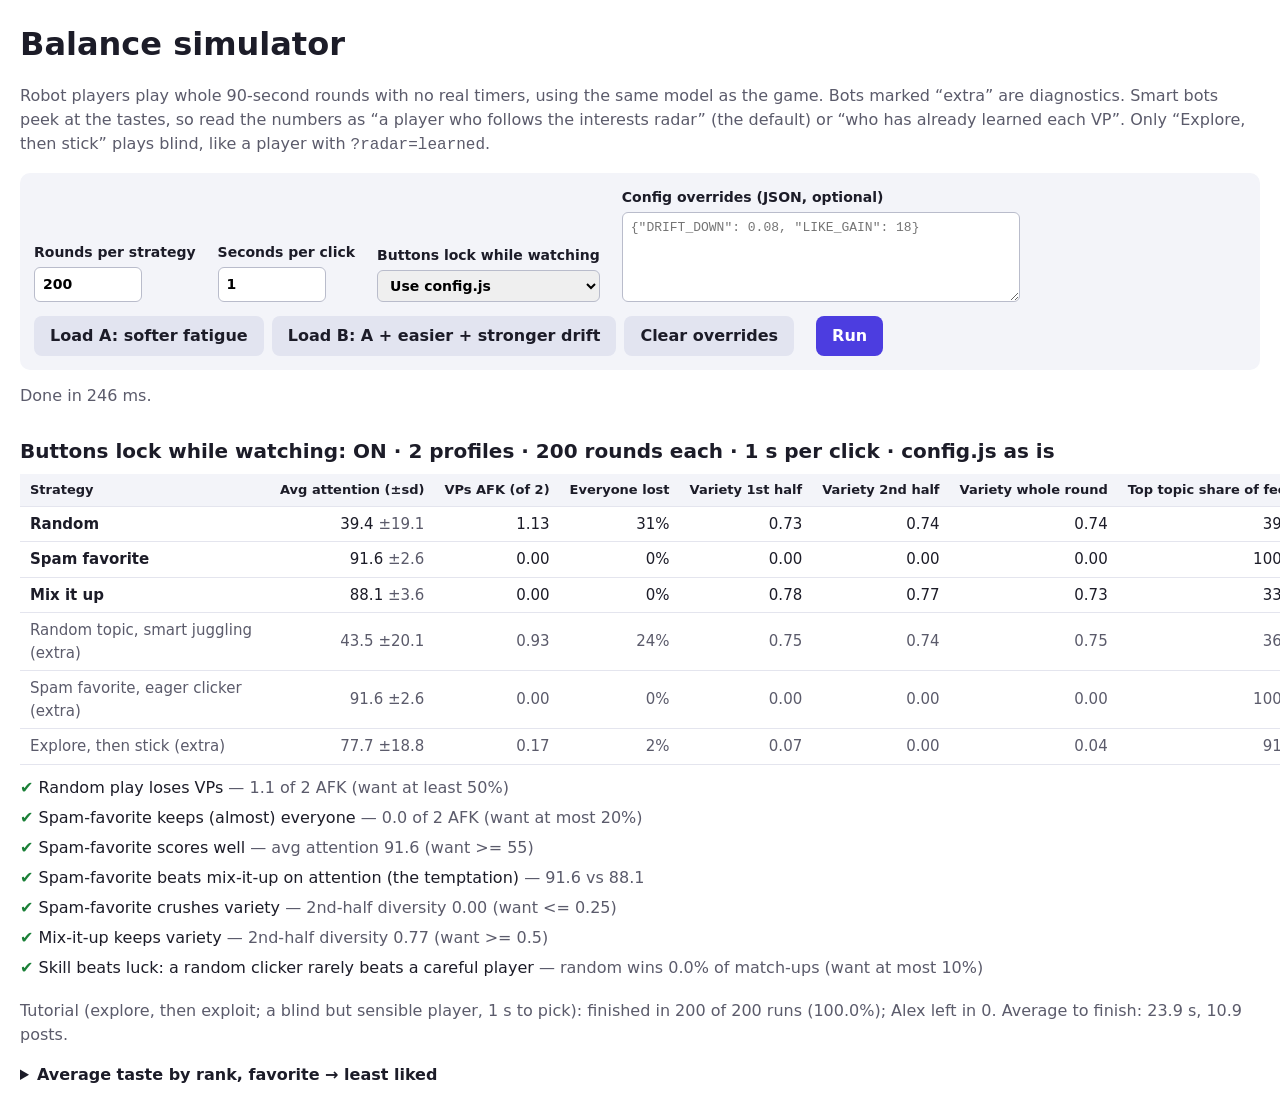
<file: sim.html>
<!DOCTYPE html>
<html lang="en">
<head>
  <meta charset="utf-8">
  <title>Doomscroll AI — balance simulator</title>
  <style>
    /* Force a light page: with no explicit background, a dark-mode browser paints the page dark */
    html { color-scheme: light; }
    body { background: #fff; color: #1c1c28; font: 16px/1.5 system-ui, sans-serif; max-width: 1240px; margin: 20px auto; padding: 0 16px }
    h1 { margin: 0 0 4px; }
    h2 { margin: 28px 0 8px; font-size: 20px; }
    .muted { color: #5b5b6b; }
    .controls { display: flex; flex-wrap: wrap; gap: 14px 22px; align-items: flex-end; margin: 14px 0; padding: 14px; background: #f3f4f9; border-radius: 10px; }
    label { display: flex; flex-direction: column; font-size: 14px; font-weight: 600; gap: 4px; }
    input, select, textarea { font: inherit; padding: 6px 8px; border: 1px solid #b9bccb; border-radius: 6px; }
    input[type=number] { width: 90px; }
    textarea { width: 380px; height: 76px; font: 13px/1.4 ui-monospace, monospace; }
    button { font: inherit; font-weight: 600; padding: 8px 16px; border: 0; border-radius: 8px; background: #4c3de0; color: #fff; cursor: pointer; }
    button.secondary { background: #e2e4f0; color: #1c1c28; }
    button:disabled { opacity: .5; cursor: wait; }
    table { border-collapse: collapse; width: 100%; font-size: 15px; }
    th, td { padding: 6px 10px; text-align: right; border-bottom: 1px solid #e4e5ee; white-space: nowrap; }
    th:first-child, td:first-child { text-align: left; white-space: normal; min-width: 230px; }
    th { font-size: 13px; background: #f3f4f9; vertical-align: bottom; }
    tr.extra td { color: #5b5b6b; }
    tr.core td:first-child { font-weight: 700; }
    ul.goals { list-style: none; padding: 0; margin: 8px 0; }
    ul.goals li { padding: 3px 0; }
    .ok { color: #1a7f37; font-weight: 700; }
    .fail { color: #c62828; font-weight: 700; }
    .err { color: #c62828; font-weight: 600; }
    details { margin-top: 8px; }
    summary { cursor: pointer; font-weight: 600; }
    .small td, .small th { font-size: 13px; padding: 3px 8px; }
  </style>
</head>
<body>
  <h1>Balance simulator</h1>
  <p class="muted">
    Robot players play whole 90-second rounds with no real timers, using the same model as the game.
    Bots marked “extra” are diagnostics. Smart bots peek at the tastes, so read the numbers as
    “a player who follows the interests radar” (the default) or “who has already learned each VP”.
    Only “Explore, then stick” plays blind, like a player with <code>?radar=learned</code>.
  </p>

  <div class="controls">
    <label>Rounds per strategy <input id="runs" type="number" min="10" step="10"></label>
    <label>Seconds per click <input id="click" type="number" min="0.2" step="0.1"></label>
    <label>Buttons lock while watching
      <select id="lock">
        <option value="config">Use config.js</option>
        <option value="true">On</option>
        <option value="false">Off</option>
        <option value="both">Compare both</option>
      </select>
    </label>
    <label>Config overrides (JSON, optional)
      <textarea id="overrides" spellcheck="false" placeholder='{"DRIFT_DOWN": 0.08, "LIKE_GAIN": 18}'></textarea>
    </label>
    <div id="presets"></div>
    <button id="run">Run</button>
  </div>
  <div id="status" class="muted"></div>
  <div id="output"></div>

  <!-- Classic scripts, in dependency order (no modules, so this works from file://) -->
  <script src="js/config.js"></script>
  <script src="js/content.js"></script>
  <script src="js/vp.js"></script>
  <script src="js/metrics.js"></script>
  <script src="sim/sim.js"></script>
  <script>
    (function () {
      var C = DS.CONFIG;
      var $ = function (id) { return document.getElementById(id); };

      $('runs').value = C.SIM_RUNS;
      $('click').value = C.SIM_CLICK_INTERVAL_SEC;

      // One button per preset; clicking it just fills the overrides box.
      Object.keys(DS.sim.PRESETS).forEach(function (name) {
        var b = document.createElement('button');
        b.className = 'secondary';
        b.textContent = 'Load ' + name;
        b.style.marginRight = '8px';
        b.onclick = function () { $('overrides').value = JSON.stringify(DS.sim.PRESETS[name]); };
        $('presets').appendChild(b);
      });
      var clear = document.createElement('button');
      clear.className = 'secondary';
      clear.textContent = 'Clear overrides';
      clear.onclick = function () { $('overrides').value = ''; };
      $('presets').appendChild(clear);

      function f(x, d) { return x === null ? '–' : x.toFixed(d); }

      function table(out, title) {
        var rows = out.results.map(function (r) {
          var core = ['random', 'spam', 'mix'].indexOf(r.id) !== -1;
          return '<tr class="' + (core ? 'core' : 'extra') + '"><td>' + r.label + '</td>' +
            '<td>' + f(r.avgAttention.mean, 1) + ' <span class="muted">±' + f(r.avgAttention.sd, 1) + '</span></td>' +
            '<td>' + f(r.afk.mean, 2) + '</td>' +
            '<td>' + f(r.allLostPct, 0) + '%</td>' +
            '<td>' + f(r.diversity.first, 2) + '</td>' +
            '<td>' + f(r.diversity.second, 2) + '</td>' +
            '<td>' + f(r.diversity.overall, 2) + '</td>' +
            '<td>' + f(100 * r.topShare, 0) + '%</td>' +
            '<td>' + f(r.enjoyedStart, 1) + ' → ' + f(r.enjoyedEnd, 1) + '</td>' +
            '<td>' + f(100 * r.likeRate, 0) + '%</td>' +
            '<td>' + f(r.pushesPerVP, 1) + '</td></tr>';
        }).join('');

        var ranks = out.results.map(function (r) {
          var cells = function (xs) { return xs.map(function (x) { return '<td>' + x.toFixed(2) + '</td>'; }).join(''); };
          return '<tr><td>' + r.label + ' (start)</td>' + cells(r.ranksStart) + '</tr>' +
                 '<tr><td>' + r.label + ' (end)</td>' + cells(r.ranksEnd) + '</tr>';
        }).join('');

        var goals = out.goals.map(function (g) {
          return '<li><span class="' + (g.pass ? 'ok' : 'fail') + '">' + (g.pass ? '✔' : '✘') + '</span> ' +
                 g.text + ' <span class="muted">— ' + g.detail + '</span></li>';
        }).join('');

        return '<h2>' + title + '</h2>' +
          '<table><thead><tr><th>Strategy</th><th>Avg attention (±sd)</th><th>VPs AFK (of ' + out.settings.profiles + ')</th>' +
          '<th>Everyone lost</th><th>Variety 1st half</th><th>Variety 2nd half</th><th>Variety whole round</th>' +
          '<th>Top topic share of feed</th><th>Topics enjoyed (start → end)</th><th>Like rate</th><th>Posts per VP</th>' +
          '</tr></thead><tbody>' + rows + '</tbody></table>' +
          '<ul class="goals">' + goals + '</ul>' +
          '<p class="muted">' + DS.sim.tutorialLine(out.tutorial) + '</p>' +
          '<details><summary>Average taste by rank, favorite → least liked</summary>' +
          '<table class="small"><thead><tr><th></th><th>1st</th><th>2nd</th><th>3rd</th><th>4th</th><th>5th</th><th>6th</th></tr></thead><tbody>' +
          ranks + '</tbody></table></details>';
      }

      function run() {
        var overrides = {};
        var text = $('overrides').value.trim();
        if (text) {
          try { overrides = JSON.parse(text); }
          catch (e) { $('status').innerHTML = '<span class="err">Overrides are not valid JSON: ' + e.message + '</span>'; return; }
        }
        var base = { runs: Number($('runs').value), clickIntervalSec: Number($('click').value), overrides: overrides };
        var lock = $('lock').value;
        var modes = lock === 'both' ? [true, false] : lock === 'config' ? [undefined] : [lock === 'true'];

        $('run').disabled = true;
        $('status').textContent = 'Running…';
        // Let the browser paint "Running…" first. The sim itself is synchronous and takes about a second.
        setTimeout(function () {
          var t0 = performance.now();
          var html = modes.map(function (m) {
            var opts = Object.assign({}, base);
            if (m !== undefined) opts.lockButtons = m;
            var out = DS.sim.runAll(opts);
            var s = out.settings;
            return table(out, 'Buttons lock while watching: ' + (s.lockButtons ? 'ON' : 'OFF') +
              ' · ' + s.profiles + ' profiles · ' + s.runs + ' rounds each · ' + s.clickIntervalSec + ' s per click' +
              (text ? ' · with overrides' : ' · config.js as is'));
          }).join('');
          $('output').innerHTML = html;
          $('status').textContent = 'Done in ' + Math.round(performance.now() - t0) + ' ms.';
          $('run').disabled = false;
        }, 20);
      }

      $('run').onclick = run;
      run(); // show the current config.js results straight away
    })();
  </script>
</body>
</html>
</file>
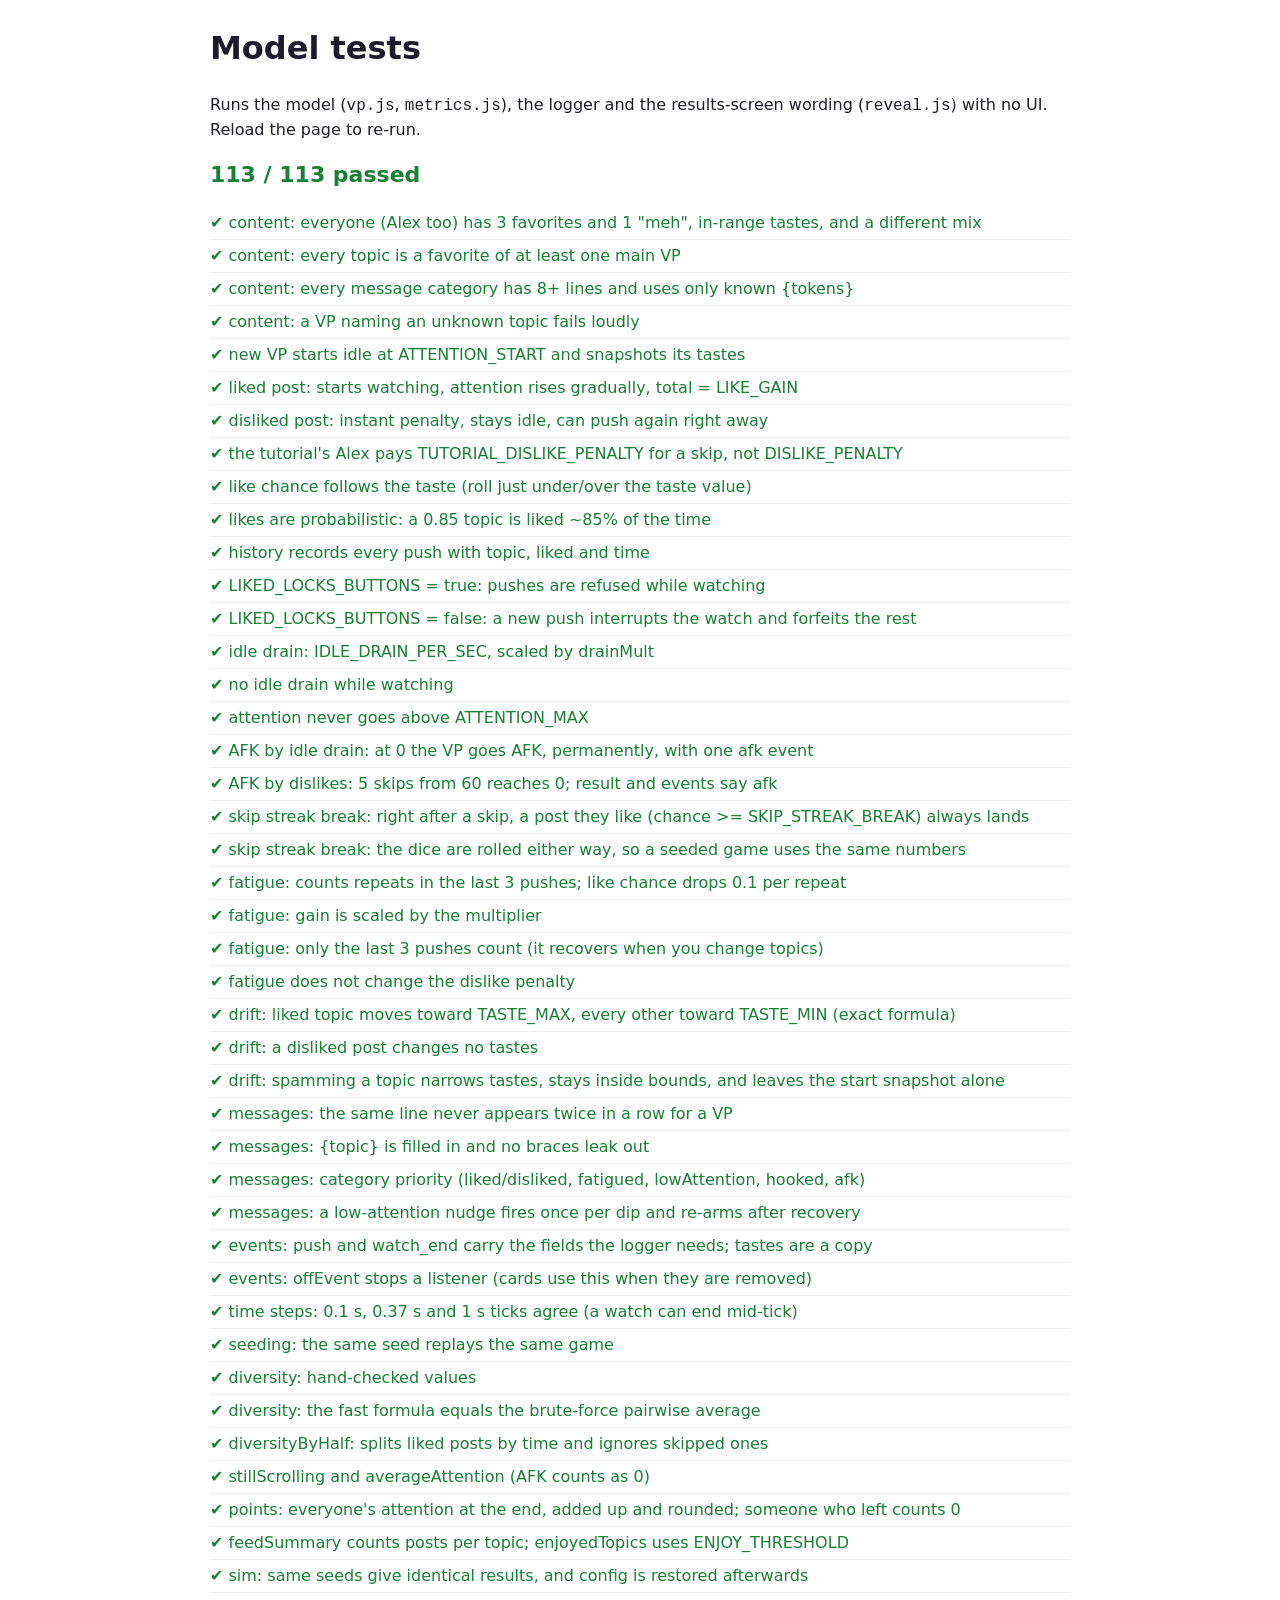
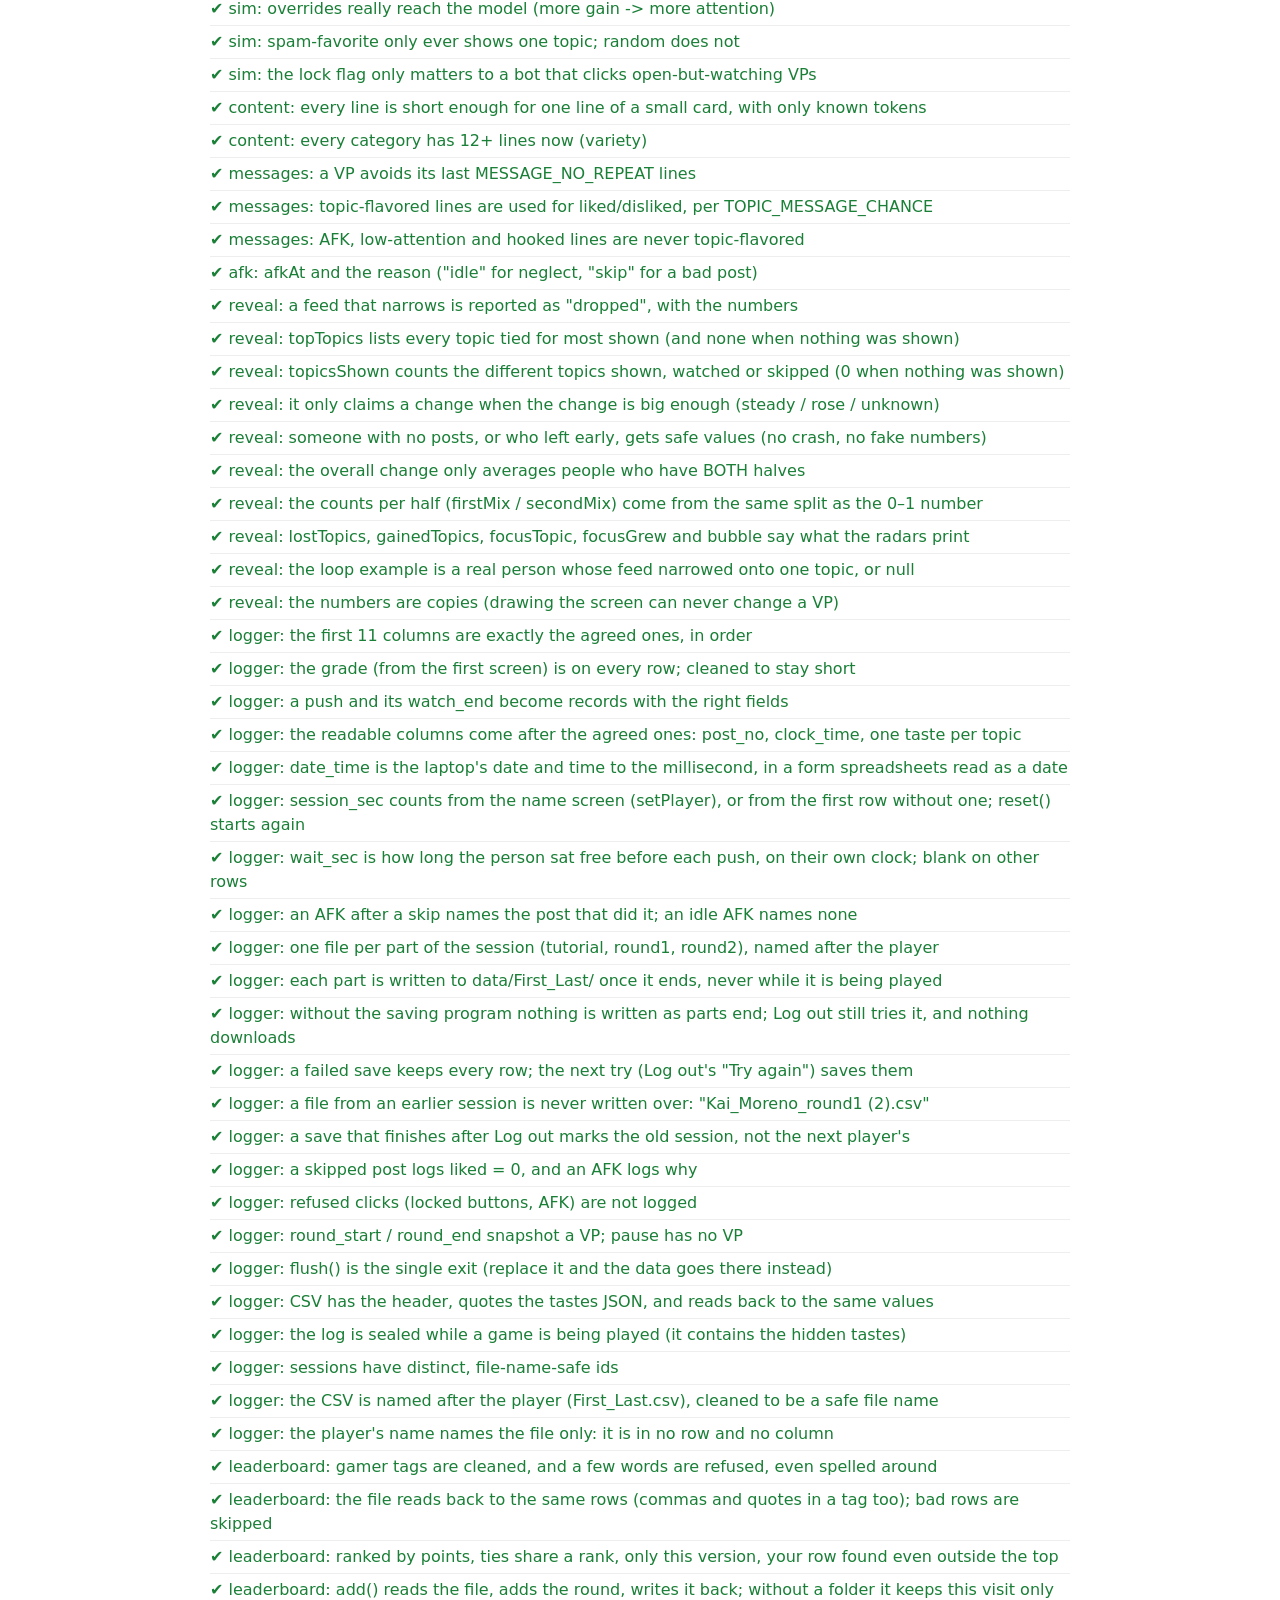
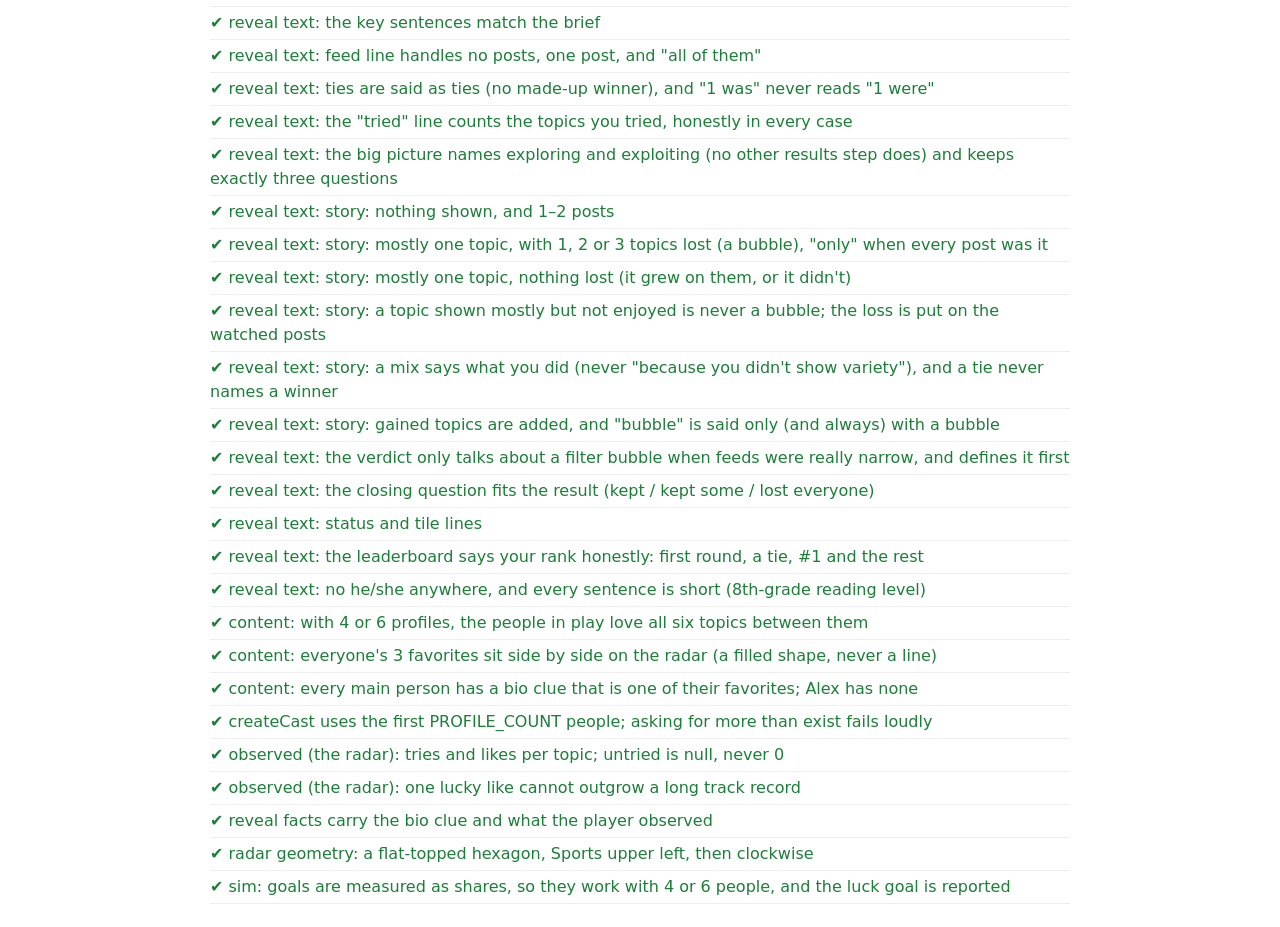
<file: tests.html>
<!DOCTYPE html>
<html lang="en">
<head>
  <meta charset="utf-8">
  <title>Doomscroll AI — model tests</title>
  <style>
    html { color-scheme: light; }
    body { background: #fff; color: #1c1c28; font: 16px/1.5 system-ui, sans-serif; max-width: 860px; margin: 24px auto; padding: 0 16px; }
    #summary { font-size: 22px; font-weight: 700; margin-bottom: 12px; }
    #summary.good { color: #1a7f37; }
    #summary.bad  { color: #c62828; }
    ul { list-style: none; padding: 0; }
    li { padding: 4px 0; border-bottom: 1px solid #eee; }
    li.pass { color: #1a7f37; }
    li.fail { color: #c62828; font-weight: 600; }
    .err { font: 14px/1.4 ui-monospace, monospace; color: #444; font-weight: 400; margin: 2px 0 4px 20px; }
  </style>
</head>
<body>
  <h1>Model tests</h1>
  <p>Runs the model (<code>vp.js</code>, <code>metrics.js</code>), the logger and the results-screen wording (<code>reveal.js</code>) with no UI. Reload the page to re-run.</p>
  <div id="summary">Running…</div>
  <ul id="results"></ul>

  <!-- Classic scripts, in dependency order (no modules, so this works from file://) -->
  <script src="js/config.js"></script>
  <script src="js/content.js"></script>
  <script src="js/vp.js"></script>
  <script src="js/metrics.js"></script>
  <script src="js/logger.js"></script>
  <script src="js/leaderboard.js"></script>
  <script src="js/radar.js"></script>
  <script src="js/reveal.js"></script>
  <script src="sim/sim.js"></script>
  <script src="tests/tests.js"></script>
</body>
</html>
</file>
